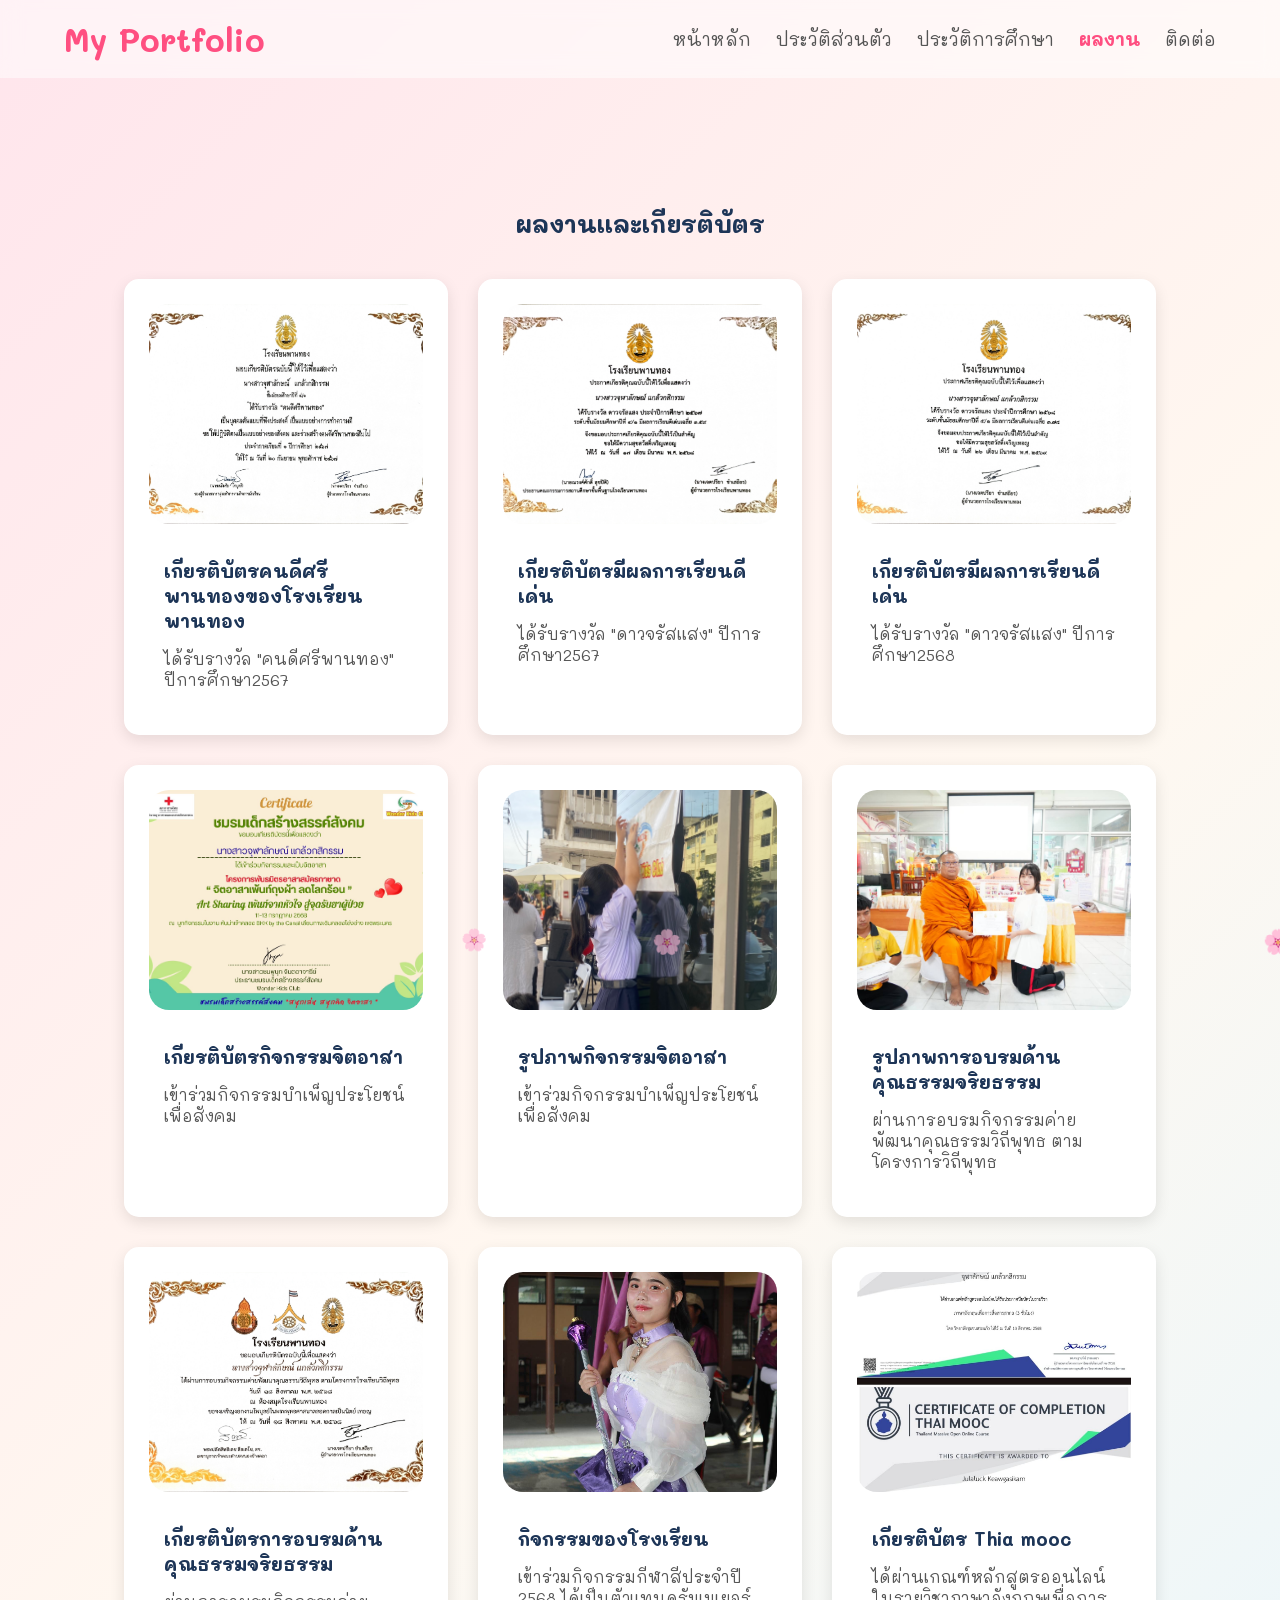
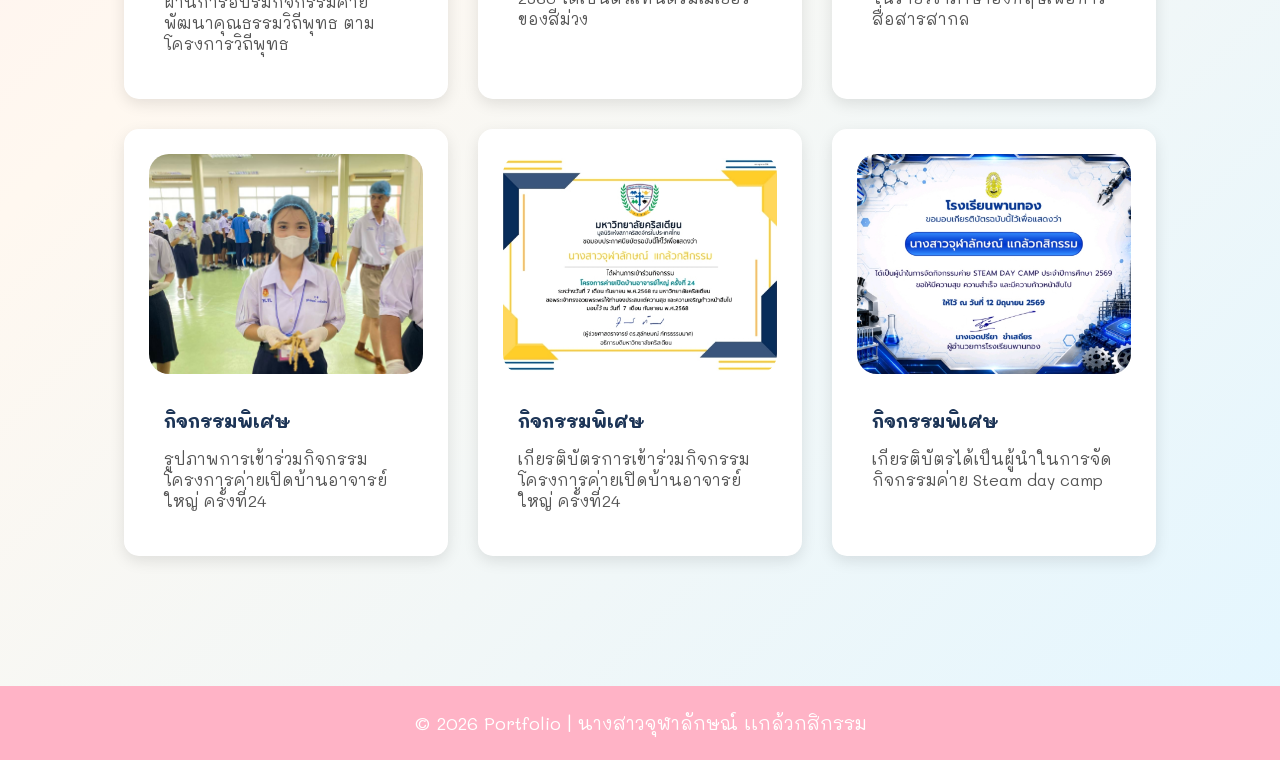
<file: award.html>
<!DOCTYPE html>
<html lang="th">
<head>
    <meta charset="UTF-8">
    <meta name="viewport" content="width=device-width, initial-scale=1.0">
    <title>Portfolio | ผลงาน</title>

    <link rel="stylesheet" href="css/style.css">

    <!-- Google Font -->
    <link href="https://fonts.googleapis.com/css2?family=Kanit:wght@300;400;600&display=swap" rel="stylesheet">
</head>

<body>

<header>
    <nav>
        <h2 class="logo">My Portfolio</h2>

        <ul>
            <li><a href="index.html">หน้าหลัก</a></li>
            <li><a href="profile.html">ประวัติส่วนตัว</a></li>
            <li><a href="education.html">ประวัติการศึกษา</a></li>
            <li><a href="award.html" class="active">ผลงาน</a></li>
            <li><a href="contact.html">ติดต่อ</a></li>
        </ul>
    </nav>
</header>

<section class="award">

    <h1>ผลงานและเกียรติบัตร</h1>

    <div class="gallery">

        <div class="gallery-item">
            <img src="images/IMG_20260718_161601.jpg" alt="เกียรติบัตร 1">
            <h3>เกียรติบัตรคนดีศรีพานทองของโรงเรียนพานทอง</h3>
            <p>ได้รับรางวัล "คนดีศรีพานทอง" ปีการศึกษา2567</p>
        </div>

         <div class="gallery-item">
            <img src="images/IMG_20260718_161410.jpg" alt="เกียรติบัตร 1">
            <h3>เกียรติบัตรมีผลการเรียนดีเด่น</h3>
            <p>ได้รับรางวัล "ดาวจรัสเเสง" ปีการศึกษา2567</p>
        </div>
        
        <div class="gallery-item">
            <img src="images/IMG_20260718_161628.jpg" alt="เกียรติบัตร 1">
            <h3>เกียรติบัตรมีผลการเรียนดีเด่น</h3>
            <p>ได้รับรางวัล "ดาวจรัสเเสง" ปีการศึกษา2568</p>
        </div>
        
        
        <div class="gallery-item">
            <img src="images/1000024711.jpg" alt="เกียรติบัตร 2">
            <h3>เกียรติบัตรกิจกรรมจิตอาสา</h3>
            <p>เข้าร่วมกิจกรรมบำเพ็ญประโยชน์เพื่อสังคม</p>
        </div>
        
        <div class="gallery-item">
            <img src="images/1000024709.jpg" alt="เกียรติบัตร 2">
            <h3>รูปภาพกิจกรรมจิตอาสา</h3>
            <p>เข้าร่วมกิจกรรมบำเพ็ญประโยชน์เพื่อสังคม</p>
        </div>
        

        <div class="gallery-item">
            <img src="images/1000024724.jpg" alt="เกียรติบัตร 3">
            <h3>รูปภาพการอบรมด้านคุณธรรมจริยธรรม</h3>
            <p>ผ่านการอบรมกิจกรรมค่ายพัฒนาคุณธรรมวิถีพุทธ ตามโครงการวิถีพุทธ</p>
        </div>
        
        <div class="gallery-item">
            <img src="images/IMG_20260718_161618.jpg" alt="เกียรติบัตร 3">
            <h3>เกียรติบัตรการอบรมด้านคุณธรรมจริยธรรม</h3>
            <p>ผ่านการอบรมกิจกรรมค่ายพัฒนาคุณธรรมวิถีพุทธ ตามโครงการวิถีพุทธ</p>
        </div>

        <div class="gallery-item">
            <img src="images/1000024723.jpg" alt="เกียรติบัตร 4">
            <h3>กิจกรรมของโรงเรียน</h3>
            <p>เข้าร่วมกิจกรรมกีฬาสีประจำปี 2568 ได้เป็นตัวเเทนดรัมเมเยอร์ของสีม่วง</p>
        </div>

        <div class="gallery-item">
            <img src="images/1784083054231.jpg" alt="เกียรติบัตร 5">
            <h3>เกียรติบัตร Thia mooc</h3>
            <p>ได้ผ่านเกณฑ์หลักสูตรออนไลน์ในรายวิชาภาษาอังกฤษเพื่อการสื่อสารสากล</p>
        </div>

        <div class="gallery-item">
            <img src="images/1000024727.jpg" alt="เกียรติบัตร 6">
            <h3>กิจกรรมพิเศษ</h3>
            <p>รูปภาพการเข้าร่วมกิจกรรมโครงการค่ายเปิดบ้านอาจารย์ใหญ่ ครั้งที่24</p>
        </div>
        
        <div class="gallery-item">
            <img src="images/IMG_20260718_165858.jpg" alt="เกียรติบัตร 6">
            <h3>กิจกรรมพิเศษ</h3>
            <p>เกียรติบัตรการเข้าร่วมกิจกรรมโครงการค่ายเปิดบ้านอาจารย์ใหญ่ ครั้งที่24</p>
        </div>
        
        <div class="gallery-item">
            <img src="images/IMG_20260718_165835.jpg" alt="เกียรติบัตร 6">
            <h3>กิจกรรมพิเศษ</h3>
            <p>เกียรติบัตรได้เป็นผู้นำในการจัดกิจกรรมค่าย Steam day camp</p>
        </div>

    </div>

</section>

<footer>
    <p>© 2026 Portfolio | นางสาวจุฬาลักษณ์ เเกล้วกสิกรรม</p>
</footer>
<!-- เริ่มโค้ดเอฟเฟกต์โปรยปราย -->
<style>
  .falling-item {
    position: fixed;
    top: -20px;
    pointer-events: none; /* ทำให้กดทะลุได้ ไม่บังปุ่มในเว็บ */
    z-index: 9999;
    animation: fall linear forwards;
  }
  @keyframes fall {
    to {
      transform: translateY(105vh) rotate(360deg); /* หมุนและร่วงลงจนสุดหน้าจอ */
    }
  }
</style>

<script>
  function createFallingItem() {
    const item = document.createElement('div');
    item.className = 'falling-item';
    
    // 🌸 สามารถเปลี่ยนเป็นอีโมจิอื่นที่ชอบได้ตรงนี้ เช่น 💕, ✨, 🧸
    item.innerText = '🌸'; 
    
    // สุ่มตำแหน่ง ความเร็ว และขนาด ให้ดูเป็นธรรมชาติ
    item.style.left = Math.random() * 100 + 'vw';
    item.style.fontSize = Math.random() * 12 + 12 + 'px'; // ขนาด 12px - 24px
    
    const duration = Math.random() * 3 + 4; // ความเร็วในการร่วง (4-7 วินาที)
    item.style.animationDuration = duration + 's';
    item.style.opacity = Math.random() * 0.6 + 0.4; // สุ่มความเข้ม/จาง
    
    document.body.appendChild(item);
    
    // ลบอิลิเมนต์ทิ้งเมื่อร่วงสุดหน้าจอ เพื่อไม่ให้เครื่องหน่วง
    setTimeout(() => {
      item.remove();
    }, duration * 1000);
  }
  
  // ปรับความถี่ในการปล่อยชิ้นส่วน (หน่วยเป็นมิลลิวินาที เช่น 400 = ปล่อยทุก 0.4 วินาที)
  setInterval(createFallingItem, 400);
</script>
<!-- จบโค้ดเอฟเฟกต์โปรยปราย -->

</body>
</html>
</file>
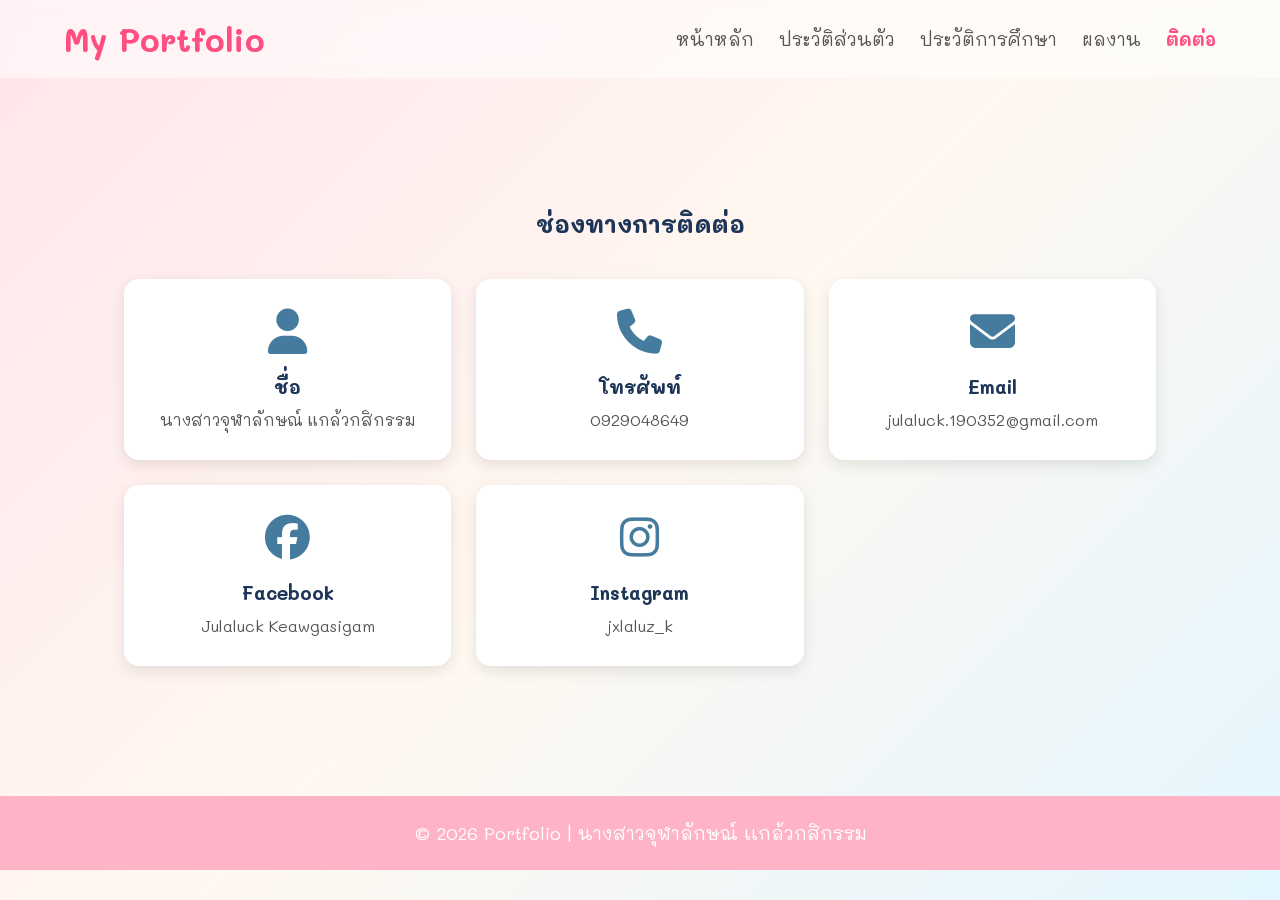
<file: contact.html>
<!DOCTYPE html>
<html lang="th">
<head>
    <meta charset="UTF-8">
    <meta name="viewport" content="width=device-width, initial-scale=1.0">
    <title>Portfolio | ติดต่อ</title>

    <link rel="stylesheet" href="css/style.css">

    <!-- Google Font -->
    <link href="https://fonts.googleapis.com/css2?family=Kanit:wght@300;400;600&display=swap" rel="stylesheet">

    <!-- Font Awesome -->
    <link rel="stylesheet"
    href="https://cdnjs.cloudflare.com/ajax/libs/font-awesome/6.5.2/css/all.min.css">

</head>
<body>

<header>
    <nav>

        <h2 class="logo">My Portfolio</h2>

        <ul>
            <li><a href="index.html">หน้าหลัก</a></li>
            <li><a href="profile.html">ประวัติส่วนตัว</a></li>
            <li><a href="education.html">ประวัติการศึกษา</a></li>
            <li><a href="award.html">ผลงาน</a></li>
            <li><a href="contact.html" class="active">ติดต่อ</a></li>
        </ul>

    </nav>
</header>

<section class="contact">

    <h1>ช่องทางการติดต่อ</h1>

    <div class="contact-box">

        <div class="contact-item">
            <i class="fa-solid fa-user"></i>
            <h3>ชื่อ</h3>
            <p>นางสาวจุฬาลักษณ์ เเกล้วกสิกรรม</p>
        </div>

        <div class="contact-item">
            <i class="fa-solid fa-phone"></i>
            <h3>โทรศัพท์</h3>
            <p>0929048649</p>
        </div>

        <div class="contact-item">
            <i class="fa-solid fa-envelope"></i>
            <h3>Email</h3>
            <p>julaluck.190352@gmail.com</p>
        </div>

        <div class="contact-item">
            <i class="fa-brands fa-facebook"></i>
            <h3>Facebook</h3>
            <p>Julaluck Keawgasigam</p>
        </div>

        <div class="contact-item">
            <i class="fa-brands fa-instagram"></i>
            <h3>Instagram</h3>
            <p>jxlaluz_k</p>
        </div>
</section>

<footer>

    <p>
        © 2026 Portfolio | นางสาวจุฬาลักษณ์ เเกล้วกสิกรรม
    </p>

</footer>
<!-- เริ่มโค้ดเอฟเฟกต์โปรยปราย -->
<style>
  .falling-item {
    position: fixed;
    top: -20px;
    pointer-events: none; /* ทำให้กดทะลุได้ ไม่บังปุ่มในเว็บ */
    z-index: 9999;
    animation: fall linear forwards;
  }
  @keyframes fall {
    to {
      transform: translateY(105vh) rotate(360deg); /* หมุนและร่วงลงจนสุดหน้าจอ */
    }
  }
</style>

<script>
  function createFallingItem() {
    const item = document.createElement('div');
    item.className = 'falling-item';
    
    // 🌸 สามารถเปลี่ยนเป็นอีโมจิอื่นที่ชอบได้ตรงนี้ เช่น 💕, ✨, 🧸
    item.innerText = '🌸'; 
    
    // สุ่มตำแหน่ง ความเร็ว และขนาด ให้ดูเป็นธรรมชาติ
    item.style.left = Math.random() * 100 + 'vw';
    item.style.fontSize = Math.random() * 12 + 12 + 'px'; // ขนาด 12px - 24px
    
    const duration = Math.random() * 3 + 4; // ความเร็วในการร่วง (4-7 วินาที)
    item.style.animationDuration = duration + 's';
    item.style.opacity = Math.random() * 0.6 + 0.4; // สุ่มความเข้ม/จาง
    
    document.body.appendChild(item);
    
    // ลบอิลิเมนต์ทิ้งเมื่อร่วงสุดหน้าจอ เพื่อไม่ให้เครื่องหน่วง
    setTimeout(() => {
      item.remove();
    }, duration * 1000);
  }
  
  // ปรับความถี่ในการปล่อยชิ้นส่วน (หน่วยเป็นมิลลิวินาที เช่น 400 = ปล่อยทุก 0.4 วินาที)
  setInterval(createFallingItem, 400);
</script>
<!-- จบโค้ดเอฟเฟกต์โปรยปราย -->

</body>
</html>
</file>
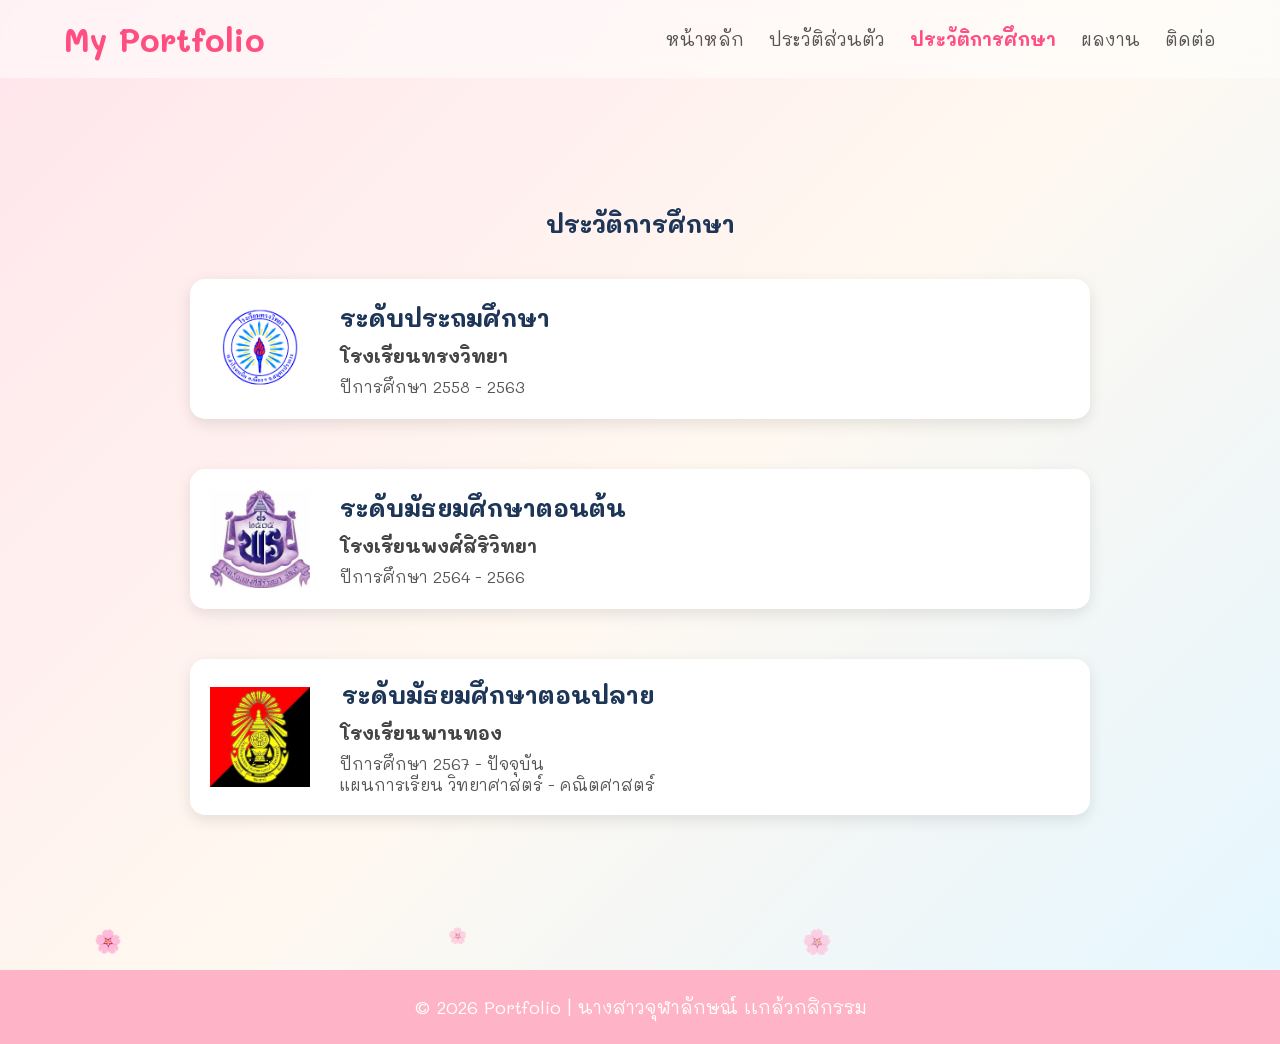
<file: education.html>
<!DOCTYPE html>
<html lang="th">
<head>
    <meta charset="UTF-8">
    <meta name="viewport" content="width=device-width, initial-scale=1.0">
    <title>Portfolio | ประวัติการศึกษา</title>

    <link rel="stylesheet" href="css/style.css">

    <!-- Google Font -->
    <link href="https://fonts.googleapis.com/css2?family=Kanit:wght@300;400;600&display=swap" rel="stylesheet">
</head>

<body>

<!-- Navigation -->
<header>
    <nav>
        <h2 class="logo">My Portfolio</h2>

        <ul>
            <li><a href="index.html">หน้าหลัก</a></li>
            <li><a href="profile.html">ประวัติส่วนตัว</a></li>
            <li><a href="education.html" class="active">ประวัติการศึกษา</a></li>
            <li><a href="award.html">ผลงาน</a></li>
            <li><a href="contact.html">ติดต่อ</a></li>
        </ul>
    </nav>
</header>

<section class="education">

    <h1>ประวัติการศึกษา</h1>

    <div class="timeline">

        <div class="card">
            <img src="images/ตรารร.อนุบาล.png" alt="โรงเรียนอนุบาล">
            <div>
                <h2>ระดับประถมศึกษา</h2>
                <h3>โรงเรียนทรงวิทยา</h3>
                <p>ปีการศึกษา 2558 - 2563</p>
            </div>
        </div>

        <div class="card">
            <img src="images/images.jfif" alt="โรงเรียนมัธยมต้น">
            <div>
                <h2>ระดับมัธยมศึกษาตอนต้น</h2>
                <h3>โรงเรียนพงศ์สิริวิทยา</h3>
                <p>ปีการศึกษา 2564 - 2566</p>
            </div>
        </div>

        <div class="card">
            <img src="images/images (1).jfif" alt="โรงเรียนมัธยมปลาย">
            <div>
                <h2>ระดับมัธยมศึกษาตอนปลาย</h2>
                <h3>โรงเรียนพานทอง</h3>
                <p>ปีการศึกษา 2567 - ปัจจุบัน</p>
                <p>แผนการเรียน วิทยาศาสตร์ - คณิตศาสตร์</p>
            </div>
        </div>

    </div>

</section>

<footer>
    <p>© 2026 Portfolio | นางสาวจุฬาลักษณ์ เเกล้วกสิกรรม</p>
</footer>
<!-- เริ่มโค้ดเอฟเฟกต์โปรยปราย -->
<style>
  .falling-item {
    position: fixed;
    top: -20px;
    pointer-events: none; /* ทำให้กดทะลุได้ ไม่บังปุ่มในเว็บ */
    z-index: 9999;
    animation: fall linear forwards;
  }
  @keyframes fall {
    to {
      transform: translateY(105vh) rotate(360deg); /* หมุนและร่วงลงจนสุดหน้าจอ */
    }
  }
</style>

<script>
  function createFallingItem() {
    const item = document.createElement('div');
    item.className = 'falling-item';
    
    // 🌸 สามารถเปลี่ยนเป็นอีโมจิอื่นที่ชอบได้ตรงนี้ เช่น 💕, ✨, 🧸
    item.innerText = '🌸'; 
    
    // สุ่มตำแหน่ง ความเร็ว และขนาด ให้ดูเป็นธรรมชาติ
    item.style.left = Math.random() * 100 + 'vw';
    item.style.fontSize = Math.random() * 12 + 12 + 'px'; // ขนาด 12px - 24px
    
    const duration = Math.random() * 3 + 4; // ความเร็วในการร่วง (4-7 วินาที)
    item.style.animationDuration = duration + 's';
    item.style.opacity = Math.random() * 0.6 + 0.4; // สุ่มความเข้ม/จาง
    
    document.body.appendChild(item);
    
    // ลบอิลิเมนต์ทิ้งเมื่อร่วงสุดหน้าจอ เพื่อไม่ให้เครื่องหน่วง
    setTimeout(() => {
      item.remove();
    }, duration * 1000);
  }
  
  // ปรับความถี่ในการปล่อยชิ้นส่วน (หน่วยเป็นมิลลิวินาที เช่น 400 = ปล่อยทุก 0.4 วินาที)
  setInterval(createFallingItem, 400);
</script>
<!-- จบโค้ดเอฟเฟกต์โปรยปราย -->
    
</body>
</html>
</file>
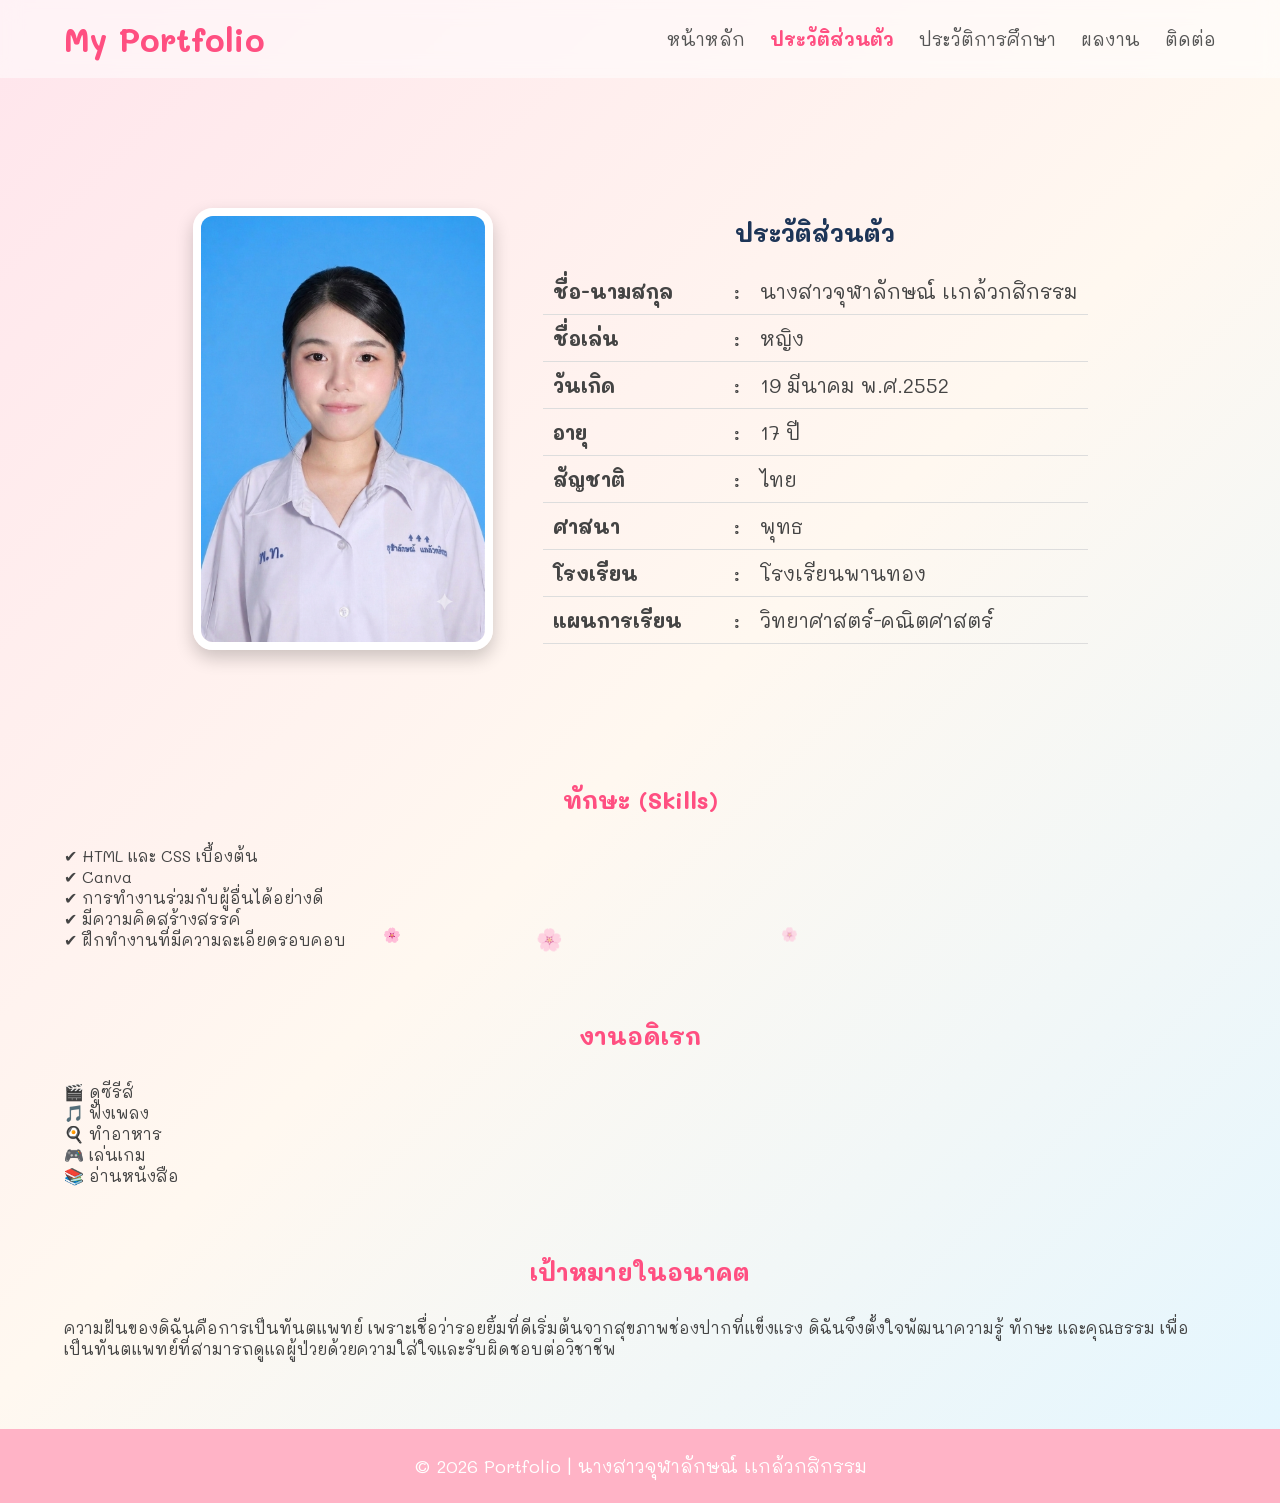
<file: profile.html>
<!DOCTYPE html>
<html lang="th">
<head>
    <meta charset="UTF-8">
    <meta name="viewport" content="width=device-width, initial-scale=1.0">
    <title>Portfolio | ประวัติส่วนตัว</title>

    <link rel="stylesheet" href="css/style.css">

    <!-- Google Font -->
    <link href="https://fonts.googleapis.com/css2?family=Kanit:wght@300;400;600&display=swap" rel="stylesheet">
</head>

<body>

<!-- Navigation -->
<header>
    <nav>
        <h2 class="logo">My Portfolio</h2>

        <ul>
            <li><a href="index.html">หน้าหลัก</a></li>
            <li><a href="profile.html" class="active">ประวัติส่วนตัว</a></li>
            <li><a href="education.html">ประวัติการศึกษา</a></li>
            <li><a href="award.html">ผลงาน</a></li>
            <li><a href="contact.html">ติดต่อ</a></li>
        </ul>
    </nav>
</header>

<!-- Profile Section -->
<section class="profile">

    <div class="profile-img">
        <img src="images/1000024707.png" alt="รูปภาพนักเรียน">
    </div>

    <div class="profile-info">

        <h1>ประวัติส่วนตัว</h1>

        <table>

            <tr>
                <td><strong>ชื่อ-นามสกุล</strong></td>
                <td>:</td>
                <td>นางสาวจุฬาลักษณ์ เเกล้วกสิกรรม</td>
            </tr>

            <tr>
                <td><strong>ชื่อเล่น</strong></td>
                <td>:</td>
                <td>หญิง</td>
            </tr>

            <tr>
                <td><strong>วันเกิด</strong></td>
                <td>:</td>
                <td>19 มีนาคม พ.ศ.2552</td>
            </tr>

            <tr>
                <td><strong>อายุ</strong></td>
                <td>:</td>
                <td>17 ปี</td>
            </tr>

            <tr>
                <td><strong>สัญชาติ</strong></td>
                <td>:</td>
                <td>ไทย</td>
            </tr>

            <tr>
                <td><strong>ศาสนา</strong></td>
                <td>:</td>
                <td>พุทธ</td>
            </tr>

            <tr>
                <td><strong>โรงเรียน</strong></td>
                <td>:</td>
                <td>โรงเรียนพานทอง</td>
            </tr>

            <tr>
                <td><strong>แผนการเรียน</strong></td>
                <td>:</td>
                <td>วิทยาศาสตร์-คณิตศาสตร์</td>
            </tr>

        </table>

    </div>

</section>

<!-- Skill -->
<section class="about">

    <h2>ทักษะ (Skills)</h2>

    <p>
        ✔ HTML และ CSS เบื้องต้น<br>
        ✔ Canva<br>
        ✔ การทำงานร่วมกับผู้อื่นได้อย่างดี<br>
        ✔ มีความคิดสร้างสรรค์<br>
        ✔ ฝึกทำงานที่มีความละเอียดรอบคอบ
    </p>

</section>

<!-- Hobby -->
<section class="about">

    <h2>งานอดิเรก</h2>

    <p>
    🎬 ดูซีรีส์<br>
    🎵 ฟังเพลง<br>
    🍳 ทำอาหาร<br>
    🎮 เล่นเกม<br>
    📚 อ่านหนังสือ<br>
        
        
       
    </p>

</section>

<!-- Goal -->
<section class="about">

    <h2>เป้าหมายในอนาคต</h2>

    <p>
       ความฝันของดิฉันคือการเป็นทันตแพทย์ เพราะเชื่อว่ารอยยิ้มที่ดีเริ่มต้นจากสุขภาพช่องปากที่แข็งแรง ดิฉันจึงตั้งใจพัฒนาความรู้ ทักษะ และคุณธรรม เพื่อเป็นทันตแพทย์ที่สามารถดูแลผู้ป่วยด้วยความใส่ใจและรับผิดชอบต่อวิชาชีพ
    </p>

</section>

<!-- Footer -->
<footer>
    <p>© 2026 Portfolio | นางสาวจุฬาลักษณ์ เเกล้วกสิกรรม</p>
</footer>
<!-- เริ่มโค้ดเอฟเฟกต์โปรยปราย -->
<style>
  .falling-item {
    position: fixed;
    top: -20px;
    pointer-events: none; /* ทำให้กดทะลุได้ ไม่บังปุ่มในเว็บ */
    z-index: 9999;
    animation: fall linear forwards;
  }
  @keyframes fall {
    to {
      transform: translateY(105vh) rotate(360deg); /* หมุนและร่วงลงจนสุดหน้าจอ */
    }
  }
</style>

<script>
  function createFallingItem() {
    const item = document.createElement('div');
    item.className = 'falling-item';
    
    // 🌸 สามารถเปลี่ยนเป็นอีโมจิอื่นที่ชอบได้ตรงนี้ เช่น 💕, ✨, 🧸
    item.innerText = '🌸'; 
    
    // สุ่มตำแหน่ง ความเร็ว และขนาด ให้ดูเป็นธรรมชาติ
    item.style.left = Math.random() * 100 + 'vw';
    item.style.fontSize = Math.random() * 12 + 12 + 'px'; // ขนาด 12px - 24px
    
    const duration = Math.random() * 3 + 4; // ความเร็วในการร่วง (4-7 วินาที)
    item.style.animationDuration = duration + 's';
    item.style.opacity = Math.random() * 0.6 + 0.4; // สุ่มความเข้ม/จาง
    
    document.body.appendChild(item);
    
    // ลบอิลิเมนต์ทิ้งเมื่อร่วงสุดหน้าจอ เพื่อไม่ให้เครื่องหน่วง
    setTimeout(() => {
      item.remove();
    }, duration * 1000);
  }
  
  // ปรับความถี่ในการปล่อยชิ้นส่วน (หน่วยเป็นมิลลิวินาที เช่น 400 = ปล่อยทุก 0.4 วินาที)
  setInterval(createFallingItem, 400);
</script>
<!-- จบโค้ดเอฟเฟกต์โปรยปราย -->

</body>
</html>
</file>
<file: css/style.css>
/* ==========================
   Google Font
========================== */
@import url('https://fonts.googleapis.com/css2?family=Mali:wght@300;400;500;700&display=swap');

*{
    margin:0;
    padding:0;
    box-sizing:border-box;
    font-family:'Mali',cursive;
    scroll-behavior:smooth;
}

body{
    background:linear-gradient(135deg,#FFE5EC,#FFF8F0,#E3F6FF);
    min-height:100vh;
    color:#444;
}

/* ==========================
   Navbar
========================== */

header{
    width:100%;
    position:sticky;
    top:0;
    z-index:999;
    backdrop-filter:blur(10px);
    background:rgba(255,255,255,.5);
}

nav{

    width:90%;
    margin:auto;
    display:flex;
    justify-content:space-between;
    align-items:center;
    padding:18px 0;

}

.logo{

    font-size:32px;
    color:#ff4f81;
    font-weight:bold;

}

nav ul{

    display:flex;
    list-style:none;

}

nav li{

    margin-left:25px;

}

nav a{

    text-decoration:none;
    color:#555;
    font-size:18px;
    transition:.3s;

}

nav a:hover{

    color:#ff4f81;

}

.active{

    color:#ff4f81;
    font-weight:bold;

}

/* ==========================
Hero
========================== */

.hero{

    width:90%;
    margin:70px auto;

    display:flex;
    justify-content:space-between;
    align-items:center;
    flex-wrap:wrap;

}

.hero-text{

    width:50%;

}

.hero-text h1{

    font-size:60px;
    color:#ff4f81;

}

.hero-text h2{

    font-size:35px;
    margin:15px 0;

}

.hero-text p{

    font-size:20px;
    line-height:1.8;

}

.btn{

    display:inline-block;
    margin-top:30px;

    background:#87CEFA;

    color:white;

    text-decoration:none;

    padding:15px 40px;

    border-radius:50px;

    transition:.3s;

}

.btn:hover{

    transform:scale(1.08);

    background:#ff8fab;

}

.hero-image img{

    width:380px;

    border-radius:30px;

    box-shadow:0 15px 35px rgba(0,0,0,.2);

}

/* ==========================
Section
========================== */

section{

    width:90%;
    margin:70px auto;

}

section h1,
section h2{

    color:#ff4f81;
    text-align:center;
    margin-bottom:30px;

}

/* ==========================
Card
========================== */

.card,
.gallery-item,
.contact-item{

    background:rgba(255,255,255,.7);

    backdrop-filter:blur(15px);

    border-radius:25px;

    padding:25px;

    box-shadow:0 8px 20px rgba(0,0,0,.1);

    transition:.3s;

}

.card:hover,
.gallery-item:hover,
.contact-item:hover{

    transform:translateY(-10px);

}

/* ==========================
Profile
========================== */

.profile{

    display:flex;

    justify-content:center;

    align-items:center;

    gap:60px;

    flex-wrap:wrap;

}

.profile img{

    width:320px;

    border-radius:50%;

    border:8px solid white;

    box-shadow:0 10px 30px rgba(0,0,0,.2);

}

table{

    font-size:20px;

}

td{

    padding:10px;

}

/* ==========================
Education
========================== */

.timeline{

    display:flex;

    flex-direction:column;

    gap:25px;

}

.card{

    display:flex;

    align-items:center;

    gap:30px;

}

.card img{

    width:110px;

}

/* ==========================
Award
========================== */

.gallery{

    display:grid;

    grid-template-columns:repeat(auto-fit,minmax(280px,1fr));

    gap:30px;

}

.gallery img{

    width:100%;

    border-radius:20px;

    margin-bottom:15px;

}

/* ==========================
Contact
========================== */

.contact-box{

    display:grid;

    grid-template-columns:repeat(auto-fit,minmax(250px,1fr));

    gap:30px;

}

.contact-item{

    text-align:center;

}

.contact-item i{

    font-size:50px;

    color:#ff6b9e;

    margin-bottom:20px;

}

/* ==========================
Footer
========================== */

footer{

    margin-top:60px;

    background:#ffb3c6;

    color:white;

    text-align:center;

    padding:25px;

    font-size:18px;

}

/* ==========================
Responsive
========================== */

@media(max-width:900px){

.hero{

    flex-direction:column;

    text-align:center;

}

.hero-text{

    width:100%;

}

.hero-image{

    margin-top:40px;

}

nav{

    flex-direction:column;

}

nav ul{

    margin-top:15px;

    flex-wrap:wrap;

    justify-content:center;

}

nav li{

    margin:10px;

}

}
/* ---------- Profile ---------- */

.profile{
    display:flex;
    justify-content:center;
    align-items:center;
    gap:50px;
    padding:60px;
    flex-wrap:wrap;
}

.profile-img img{
    width:300px;
    border-radius:20px;
    box-shadow:0 8px 18px rgba(0,0,0,.2);
}

.profile-info{
    max-width:600px;
}

.profile-info h1{
    color:#1d3557;
    margin-bottom:20px;
}

.profile-info table{
    width:100%;
    border-collapse:collapse;
}

.profile-info td{
    padding:10px;
    border-bottom:1px solid #ddd;
}

.profile-info td:first-child{
    width:180px;
}
/* ---------- Education ---------- */

.education{
    padding:60px;
}

.education h1{
    text-align:center;
    color:#1d3557;
    margin-bottom:40px;
}

.timeline{
    max-width:900px;
    margin:auto;
}

.card{
    display:flex;
    align-items:center;
    gap:30px;
    background:white;
    margin-bottom:25px;
    padding:20px;
    border-radius:15px;
    box-shadow:0 5px 15px rgba(0,0,0,.1);
    transition:.3s;
}

.card:hover{
    transform:translateY(-5px);
}

.card img{
    width:100px;
    height:100px;
    object-fit:contain;
}

.card h2{
    color:#1d3557;
    margin-bottom:10px;
}

.card h3{
    margin-bottom:8px;
}
/* ---------- Award ---------- */

.award{
    padding:60px;
}

.award h1{
    text-align:center;
    color:#1d3557;
    margin-bottom:40px;
}

.gallery{
    display:grid;
    grid-template-columns:repeat(auto-fit,minmax(280px,1fr));
    gap:30px;
}

.gallery-item{
    background:#fff;
    border-radius:15px;
    overflow:hidden;
    box-shadow:0 5px 15px rgba(0,0,0,.1);
    transition:.3s;
}

.gallery-item:hover{
    transform:translateY(-8px);
}

.gallery-item img{
    width:100%;
    height:220px;
    object-fit:cover;
}

.gallery-item h3{
    color:#1d3557;
    margin:15px;
}

.gallery-item p{
    margin:0 15px 20px;
    color:#555;
}

.card p{
    color:#555;
}
/* ---------- Contact ---------- */

.contact{
    padding:60px;
    text-align:center;
}

.contact h1{
    color:#1d3557;
    margin-bottom:40px;
}

.contact-box{
    display:grid;
    grid-template-columns:repeat(auto-fit,minmax(250px,1fr));
    gap:25px;
}

.contact-item{
    background:white;
    padding:30px;
    border-radius:15px;
    box-shadow:0 5px 15px rgba(0,0,0,.1);
    transition:.3s;
}

.contact-item:hover{
    transform:translateY(-8px);
}

.contact-item i{
    font-size:45px;
    color:#457b9d;
    margin-bottom:20px;
}

.contact-item h3{
    margin-bottom:10px;
    color:#1d3557;
}

.contact-item p{
    color:#555;
}
</file>
